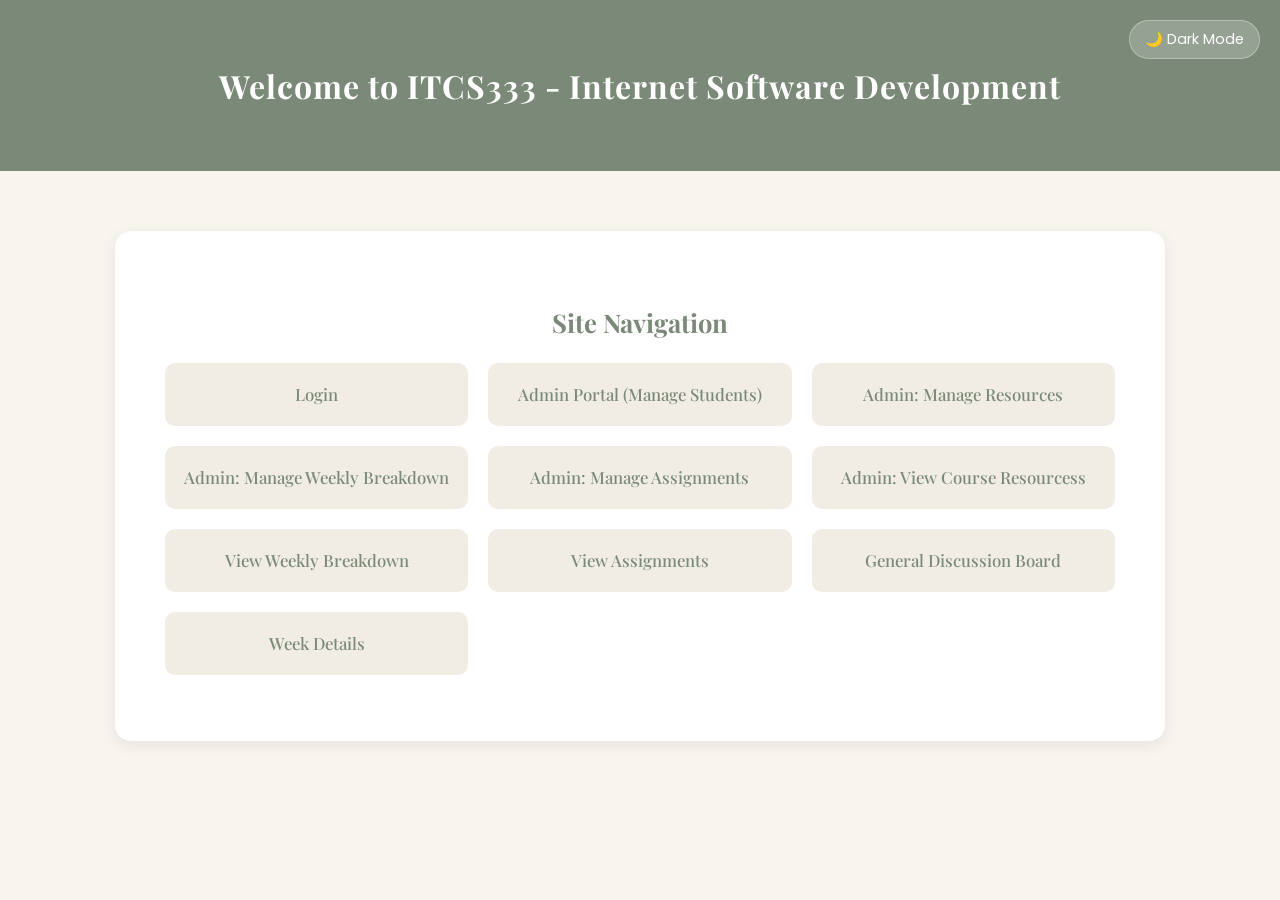
<file: index.html>
<!--
  Requirement: Create the Course Homepage

  Instructions:
  This page will serve as the main entry point to the course website.
  It should contain a simple navigation menu with links to all the key pages.
-->
<!DOCTYPE html>
<html lang="en">

<head>
     <!-- TODO: Add the 'meta' tag for character encoding (UTF-8). -->
     <meta charset="UTF-8">

     <!-- TODO: Add the responsive 'viewport' meta tag. -->
     <meta name="viewport" content="width=device-width, initial-scale=1.0">

     <!-- TODO: Add a title, e.g., "Web Dev Course Homepage". -->
     <title>Web Dev Course Homepage</title>

     <!-- TODO: Link to your CSS framework or stylesheet. -->
     <link rel="stylesheet" href="src/common/styles.css">

</head>

<body>

     <!-- TODO: Create a 'header' with a main heading ('h1') like "Welcome to the Web Development Course". -->
     <header>
          <h1>Welcome to ITCS333 - Internet Software Development</h1>
          <button id="darkModeToggle" class="dark-mode-btn">🌙 Dark Mode</button>
     </header>

     <!-- TODO: Create the 'main' content area. -->
     <main>

          <!-- TODO: Create a 'nav' element to hold the site navigation. -->
          <nav>

               <!-- TODO: Add a sub-heading ('h2') "Site Navigation". -->
               <h2>Site Navigation</h2>

               <!-- TODO: Create an unordered list ('ul') to hold the links. -->
               <ul>

                    <!-- Section: General -->
                    <!-- TODO: Add a list item ('li') with a link ('a') to the Login page.
                     - Text: "Login" -->
                    <li>
                         <a href="src/auth/login.html">Login</a>
                    </li>

                    <!-- Section: Admin Pages -->
                    <!-- TODO: Add a list item ('li') with a link ('a') to the Admin Portal.
                     - Text: "Admin Portal (Manage Students)" -->
                    <li>
                         <a href="src/admin/manage_users.html">Admin Portal (Manage Students)</a>
                    </li>

                    <!-- TODO: Add a list item ('li') with a link ('a') to the Admin Resources page.
                     - Text: "Admin: Manage Resources" -->
                    <li>
                         <a href="src/resources/admin.html">Admin: Manage Resources</a>
                    </li>

                    <!-- TODO: Add a list item ('li') with a link ('a') to the Admin Weekly Breakdown page.
                     - Text: "Admin: Manage Weekly Breakdown" -->
                    <li>
                         <a href="src/weekly/admin.html">Admin: Manage Weekly Breakdown</a>
                    </li>

                    <!-- TODO: Add a list item ('li') with a link ('a') to the Admin Assignments page.
                     - Text: "Admin: Manage Assignments" -->
                    <li>
                         <a href="src/assignments/admin.html">Admin: Manage Assignments</a>
                    </li>

                    <!-- Section: Student Pages -->
                    <!-- TODO: Add a list item ('li') with a link ('a') to the Student Resources page.
                     - Text: "View Course Resources" -->
                    <li>
                         <a href="src/resources/list.html">Admin: View Course Resourcess</a>
                    </li>

                    <!-- TODO: Add a list item ('li') with a link ('a') to the Student Weekly Breakdown page.
                     - Text: "View Weekly Breakdown" -->
                    <li>
                         <a href="src/weekly/list.html">View Weekly Breakdown</a>
                    </li>

                    <!-- TODO: Add a list item ('li') with a link ('a') to the Student Assignments page.
                     - Text: "View Assignments" -->
                    <li>
                         <a href="src/assignments/list.html">View Assignments</a>
                    </li>

                    <!-- TODO: Add a list item ('li') with a link ('a') to the Discussion Board.
                     - Text: "General Discussion Board" -->
                    <li>
                         <a href="src/discussion/baord.html">General Discussion Board</a>
                    </li>

                    <li>
                         <a href="src/weekly/details.html">Week Details</a>
                    </li>

                    <!-- End of the unordered list. -->
               </ul>

               <!-- End of the 'nav' element. -->
          </nav>

          <!-- End of 'main'. -->
     </main>

     <script src="src/common/dark-mode.js"></script>
     
</body>

</html>
</file>
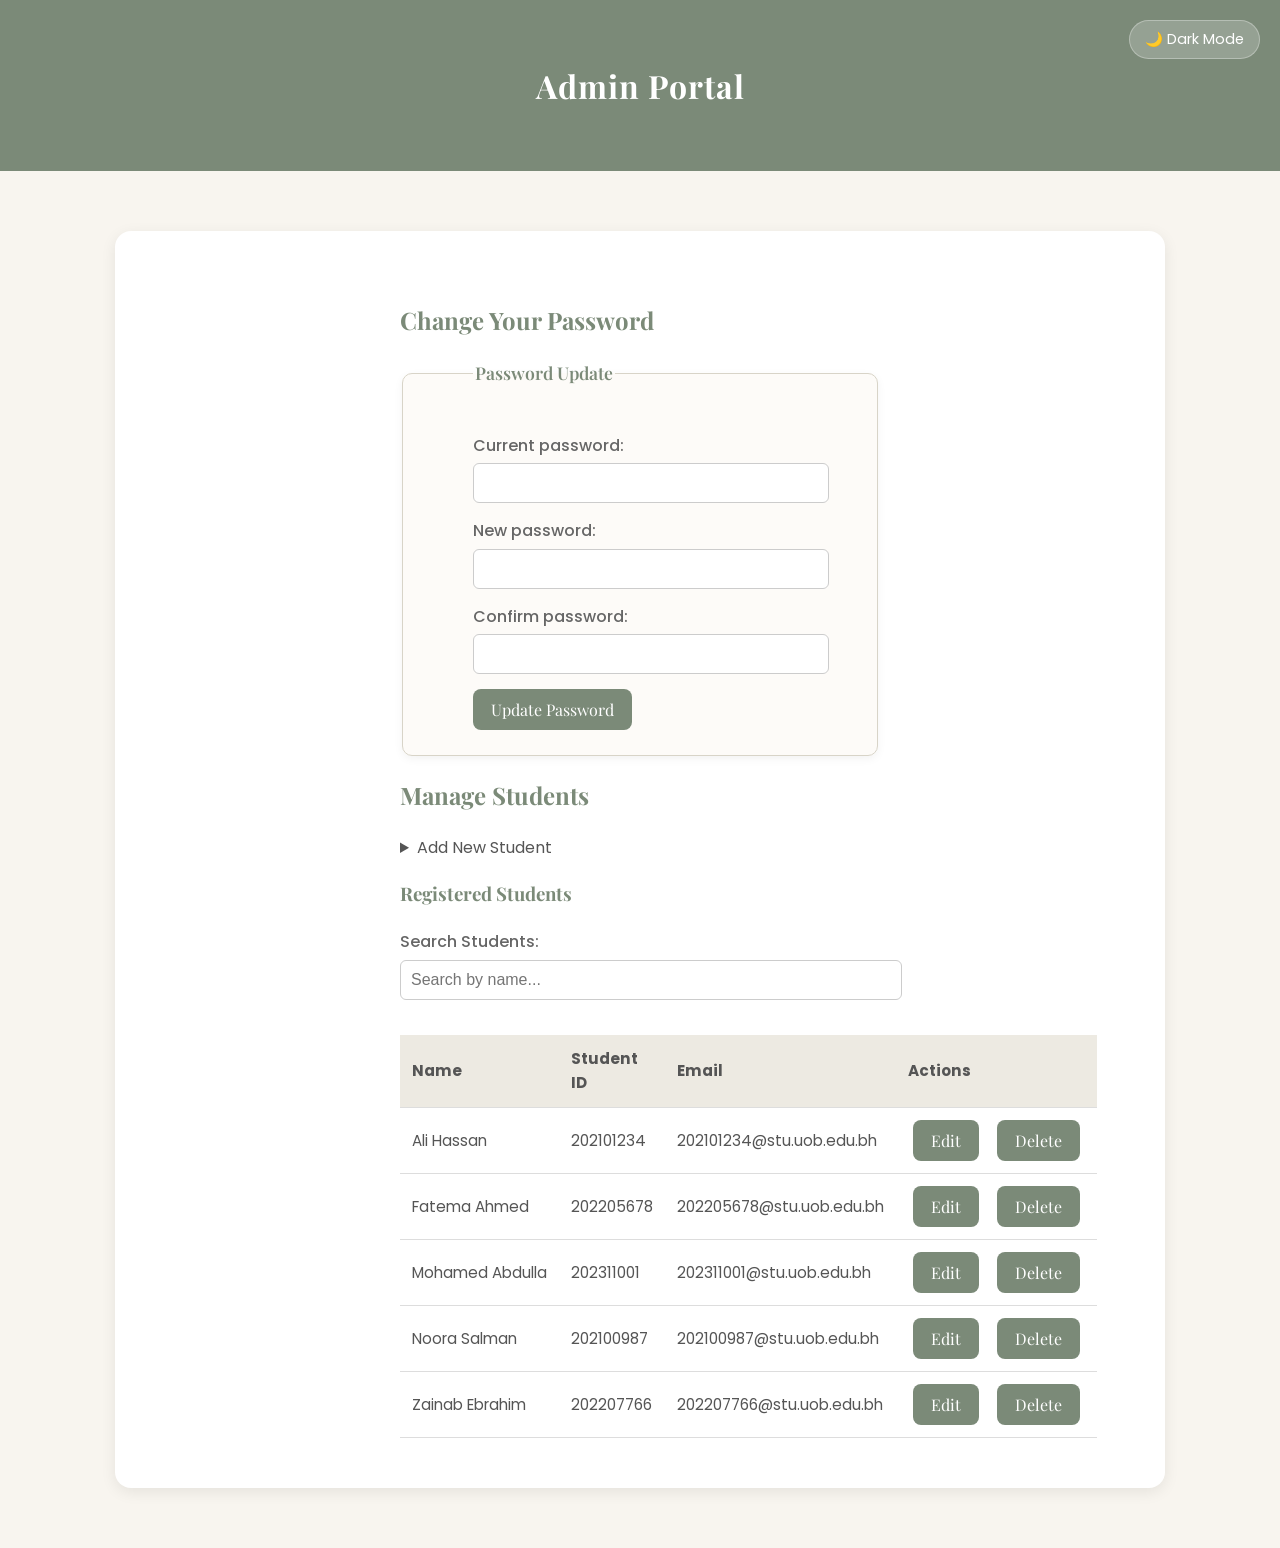
<file: src/admin/manage_users.html>
<!--
  Requirement: Create a Responsive Admin Portal

  Instructions:
  Fill in the HTML elements as described in the comments.
  Use the provided IDs for the elements that require them.
  Focus on creating a clear and semantic HTML structure.
-->
<!DOCTYPE html>
<html lang="en">

<head>
    <!-- TODO: Add the 'meta' tag for character encoding (UTF-8). -->
    <meta charset="UTF-8">

    <!-- TODO: Add the responsive 'viewport' meta tag. -->
    <meta name="viewport" content="width=device-width, initial-scale=1.0">

    <!-- TODO: Add a 'title' for the page, e.g., "Admin Portal". -->
    <title>Admin Portal</title>

    <!-- TODO: Link to a CSS file or a CSS framework. -->
    <link rel="stylesheet" href="../common/styles.css">

    <button id="darkModeToggle" class="dark-mode-btn">🌙 Dark Mode</button>

    <!--javaScript file-->
    <script src="./manage_users.js" defer></script>
</head>

<body>

    <!-- TODO: Create a 'header' element for the top of the page. -->
    <header>
        <!-- TODO: Inside the header, add a main heading (e.g., 'h1') with the text "Admin Portal". -->
        <h1>Admin Portal</h1>

        <!-- End of the header. -->
    </header>

    <!-- TODO: Create a 'main' element to hold the primary content of the portal. -->
    <main>

        <!-- Section 1: Password Management -->
        <!-- TODO: Create a 'section' for the password management functionality. -->
        <section>

            <!-- TODO: Add a sub-heading (e.g., 'h2') with the text "Change Your Password". -->
            <h2>Change Your Password</h2>

            <!-- TODO: Create a 'form' for changing the password. The 'action' can be '#'. -->
            <form id="password-form" action="#">

                <!-- TODO: Use a 'fieldset' to group the password-related fields. -->
                <fieldset>

                    <!-- TODO: Add a 'legend' for the fieldset, e.g., "Password Update". -->
                    <legend>Password Update</legend>

                    <!-- TODO: Add a 'label' for the current password input. 'for' should be "current-password". -->
                    <label for="current-password">Current password:</label>

                    <!-- TODO: Add an 'input' for the current password.
                         - type="password"
                         - id="current-password"
                         - required -->
                    <input type="password" id="current-password" required>

                    <!-- TODO: Add a 'label' for the new password input. 'for' should be "new-password". -->
                    <label for="new-password">New password:</label>

                    <!-- TODO: Add an 'input' for the new password.
                         - type="password"
                         - id="new-password"
                         - minlength="8"
                         - required -->
                    <input type="password" id="new-password" minlength="8" required>

                    <!-- TODO: Add a 'label' for the confirm password input. 'for' should be "confirm-password". -->
                    <label for="confirm-password">Confirm password:</label>

                    <!-- TODO: Add an 'input' to confirm the new password.
                         - type="password"
                         - id="confirm-password"
                         - required -->
                    <input type="password" id="confirm-password" required>

                    <!-- TODO: Add a 'button' to submit the form.
                         - type="submit"
                         - id="change"
                         - Text: "Update Password" -->
                    <button type="submit" id="change">Update Password</button>

                    <!-- End of the fieldset. -->
                </fieldset>

                <!-- End of the password form. -->
            </form>

            <!-- End of the password management section. -->
        </section>

        <!-- Section 2: Student Management -->
        <!-- TODO: Create another 'section' for the student management functionality. -->
        <section>

            <!-- TODO: Add a sub-heading (e.g., 'h2') with the text "Manage Students". -->
            <h2>Manage Students</h2>

            <!-- Subsection 2.1: Add New Student Form -->
            <!-- TODO: Create a 'details' element so the "Add Student" form can be collapsed. -->
            <details>

                <!-- TODO: Add a 'summary' element inside 'details' with the text "Add New Student". -->
                <summary>Add New Student</summary>

                <!-- TODO: Create a 'form' for adding a new student. 'action' can be '#'. -->
                <form id="add-student-form" action="#">

                    <!-- TODO: Use a 'fieldset' to group the new student fields. -->
                    <fieldset>

                        <!-- TODO: Add a 'legend' for the fieldset, e.g., "New Student Information". -->
                        <legend>New Student Information</legend>

                        <!-- TODO: Add a 'label' and 'input' for the student's full name.
                             - label 'for': "student-name"
                             - input 'id': "student-name"
                             - input 'type': "text"
                             - input: required -->
                        <label for="student-name">Full Name:</label>
                        <input id="student-name" type="text" required>

                        <!-- TODO: Add a 'label' and 'input' for the student's ID.
                             - label 'for': "student-id"
                             - input 'id': "student-id"
                             - input 'type': "text"
                             - input: required -->
                        <label for="student-id">Student ID:</label>
                        <input id="student-id" type="text" required>

                        <!-- TODO: Add a 'label' and 'input' for the student's email.
                             - label 'for': "student-email"
                             - input 'id': "student-email"
                             - input 'type': "email"
                             - input: required -->
                        <label for="student-email">Email:</label>
                        <input id="student-email" type="email" required>

                        <!-- TODO: Add a 'label' and 'input' for the default password.
                             - label 'for': "default-password"
                             - input 'id': "default-password"
                             - input 'type': "text"
                             - You can pre-fill this with a value like "password123" or leave it blank. -->
                        <label for="default-password">Password:</label>
                        <input id="default-password" type="password" value="">

                        <!-- TODO: Add a 'button' to submit the form.
                             - type="submit"
                             - id="add"
                             - Text: "Add Student" -->
                        <button type="submit" id="add">Add Student</button>

                        <!-- End of the fieldset. -->
                    </fieldset>

                    <!-- End of the add student form. -->
                </form>
                <!-- End of the 'details' element. -->
            </details>


            <!-- Subsection 2.2: Student List -->
            <!-- TODO: Add a sub-heading (e.g., 'h3') for the list of students, "Registered Students". -->
            <h3>Registered Students</h3>

            <label for="search-input">Search Students:</label>
            <input type="text" id="search-input" placeholder="Search by name...">
            <!-- TODO: Create a 'table' to display the list of students. Give it an id="student-table". -->
            <table id="student-table">

                <!-- TODO: Create a 'thead' for the table headers. -->
                <thead>

                    <!-- TODO: Create a 'tr' (table row) inside the 'thead'. -->
                    <tr>

                        <!-- TODO: Create 'th' (table header) cells for "Name", "Student ID", "Email", and "Actions". -->
                        <th>Name</th>
                        <th>Student ID</th>
                        <th>Email</th>
                        <th>Actions</th>
                        <!-- End of the row. -->
                    </tr>

                    <!-- End of 'thead'. -->
                </thead>

                <!-- TODO: Create a 'tbody' for the table body, where student data will go. -->
                <tbody>

                    <!-- TODO: For now, add 2-3 rows of dummy data so you can see how the table is structured. -->
                    <!-- Example Student Row: -->
                    <!-- TODO: Create a 'tr' for a student record. -->
                    <tr>
                        <!-- TODO: Create 'td' (table data) cells for a student's name (e.g., "John Doe"), ID (e.g., "12345"), and email (e.g., "john.doe@example.com"). -->
                        <td>John Doe</td>
                        <td>2023001</td>
                        <td>john@student.edu</td>

                        <!-- TODO: Create a final 'td' for action buttons. -->
                        <td>
                            <!-- TODO: Add an "Edit" button. -->
                            <button class="edit-btn" data-id="2023001">Edit</button>

                            <!-- TODO: Add a "Delete" button. -->
                            <button class="delete-btn" data-id="2023001">Delete</button>

                            <!-- End of the actions 'td'. -->
                        </td>

                        <!-- End of the student row. -->
                    </tr>

                    <!-- TODO: Add another 'tr' for a second student as another example. -->
                    <tr>
                        <td>Jane Smith</td>
                        <td>2023002</td>
                        <td>jane@student.edu</td>
                        <td>
                            <button class="edit-btn" data-id="2023002">Edit</button>
                            <button class="delete-btn" data-id="2023002">Delete</button>
                        </td>
                    </tr>
                    <!-- End of 'tbody'. -->
                    <!-- End of the table. -->
            </table>

            <!-- End of the student management section. -->
        </section>

        <!-- End of the main content area. -->
    </main>

    <script src="../common/dark-mode.js"></script>
</body>

</html>
</file>
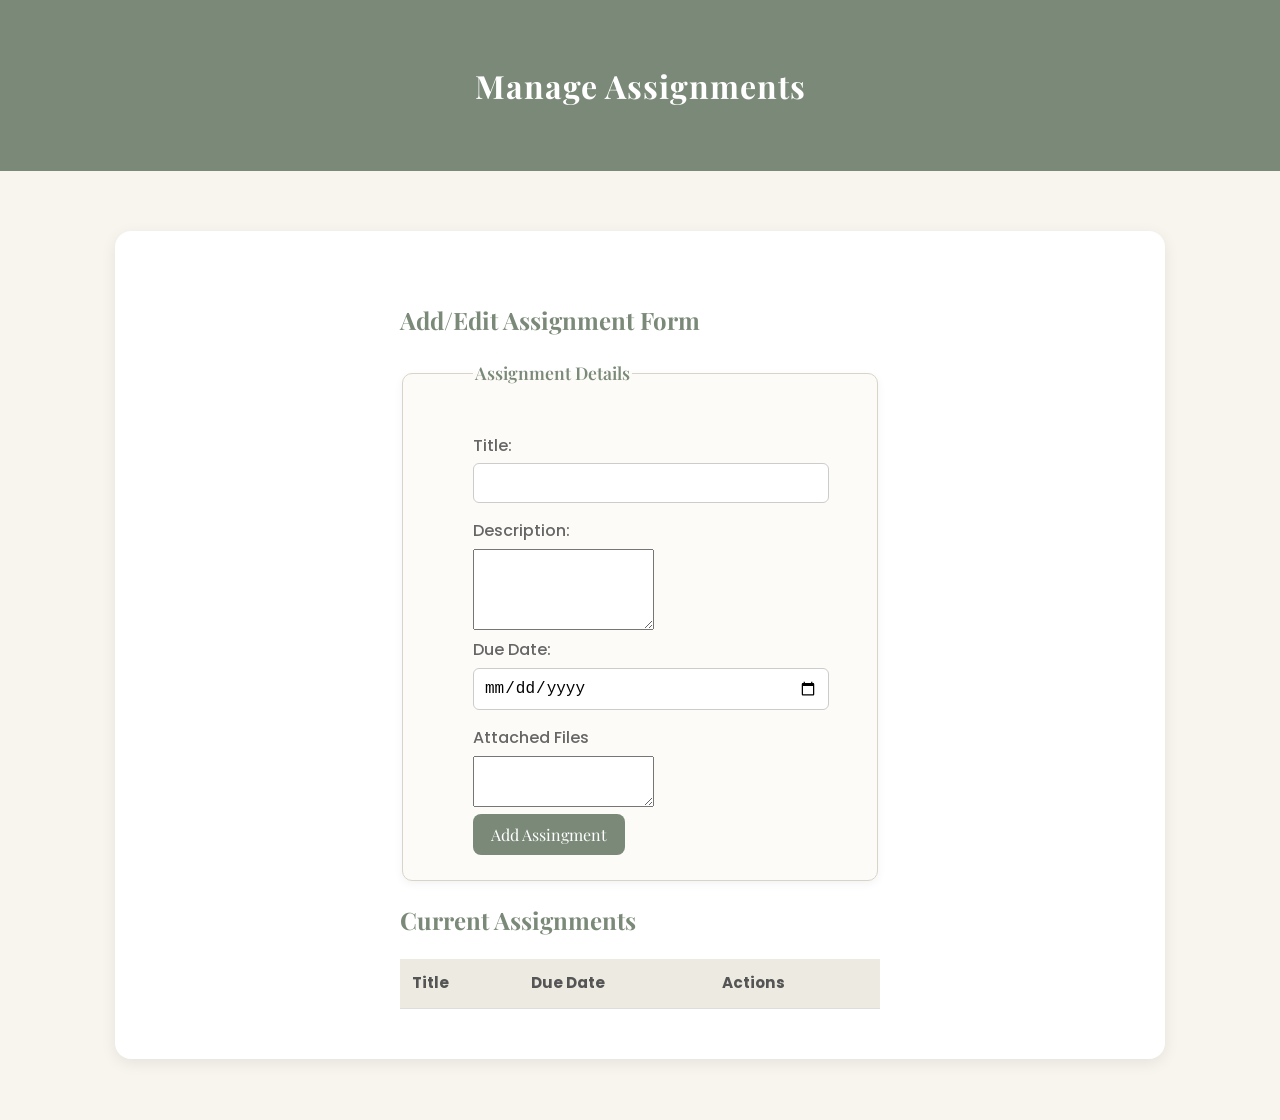
<file: src/assignments/admin.html>
<!--
  Requirement: Create the Admin View for Assignments

  Instructions:
  Fill in the HTML elements as described in the comments.
  This page allows the teacher (admin) to perform full CRUD operations on course assignments.
-->
<!DOCTYPE html>
<html lang="en">

<head>
    <!-- TODO: Add the 'meta' tag for character encoding (UTF-8). -->
    <meta charset="UTF-8">
    <!-- TODO: Add the responsive 'viewport' meta tag. -->
    <meta name="viewport" content="width=device-width, initial-scale=1.0">
    <!-- TODO: Add a title, e.g., "Manage Assignments". -->
    <title> Admin Assignments</title>
    <!-- TODO: Link to your CSS framework or stylesheet. -->
    <link rel="stylesheet" href="../common/styles.css">
    <script src="admin.js" defer></script>

</head>

<body>

    <!-- TODO: Create a 'header' with a main heading ('h1') "Manage Assignments". -->
    <header>
        <h1> Manage Assignments </h1>
    </header>

    <!-- TODO: Create the 'main' content area. -->
    <main>
        <!-- Section 1: Add/Edit Assignment Form -->
        <section>
            <!-- TODO: Add a sub-heading ('h2') "Add a New Assignment". -->
            <h2> Add/Edit Assignment Form </h2>
            <!-- TODO: Create a 'section' for the form. -->
            <!-- TODO: Create a 'form' with an id "assignment-form". Action can be '#'. -->
            <form id="assignment-form" action="#">
                <!-- TODO: Use a 'fieldset' to group the form controls. -->
                <fieldset>
                    <!-- TODO: Add a 'legend', e.g., "Assignment Details". -->
                    <legend>Assignment Details</legend>
                    <!-- TODO: Add a 'label' and 'input' for the assignment title.
                    
                         - label 'for': "assignment-title"
                         - input 'id': "assignment-title", type="text", required -->
                    <label for="assignment-title">Title:</label>
                    <input type="text" id="assignment-title" required>

                    <!-- TODO: Add a 'label' and 'textarea' for the description.
                         - label 'for': "assignment-description"
                         - textarea 'id': "assignment-description", rows="5", required -->
                    <label for="assignment-description">Description:</label>
                    <textarea id="assignment-description" rows="5" required></textarea>

                    <!-- TODO: Add a 'label' and 'input' for the due date.
                         - label 'for': "assignment-due-date"
                         - input 'id': "assignment-due-date", type="date", required -->
                    <label for="assignment-due-date">Due Date:</label>
                    <input type="date" id="assignment-due-date" required>

                    <!-- TODO: Add a 'label' and 'textarea' for attached files or links (one per line).
                         - label 'for': "assignment-files"
                         - textarea 'id': "assignment-files", rows="3" -->
                    <label for="assignment-files">Attached Files</label>
                    <textarea id="assignment-files" rows="3"></textarea>

                    <!-- TODO: Add a 'button' to submit the form.
                         - id="add-assignment", type="submit", Text: "Add Assignment" -->
                    <button type="submit" id="add-assignment">Add Assingment</button>
                    <!-- End of fieldset. -->
                </fieldset>
                <!-- End of form. -->
            </form>
            <!-- End of form section. -->
        </section>



        <!-- Section 2: Existing Assignments List -->
        <!-- TODO: Create a 'section' to display the list of current assignments. -->
        <section>
            <!-- TODO: Add a sub-heading ('h2') "Current Assignments". -->
            <h2>Current Assignments</h2>
            <!-- TODO: Create a 'table' with id "assignments-table". -->
            <table id="assignments-table">
                <!-- TODO: Create a 'thead' and a 'tr' inside it. -->
                <thead>
                    <tr>
                        <!-- TODO: Add 'th' elements for "Title", "Due Date", and "Actions". -->
                        <th>
                            Title
                        </th>
                        <th>
                            Due Date
                        </th>
                        <th>
                            Actions
                        </th>
                    </tr>
                </thead>
                <!-- TODO: Create a 'tbody' for the data. -->
                <tbody id="assignments-tbody">
                    <!-- TODO: Add 1-2 rows of dummy data to see the structure. -->
                    
                    <!-- Example Row 1: -->
                    <!-- TODO: Create a 'tr' for the first assignment. -->
                    <!-- TODO: Add 'td' cells for a title (e.g., "HTML Basics") and a due date. -->
                    <!-- End of tbody. -->
                </tbody>

                <!-- End of table. -->
            </table>
            <!-- End of list section. -->


        </section>
        <!-- End of main. -->
    </main>
</body>

</html>
</file>
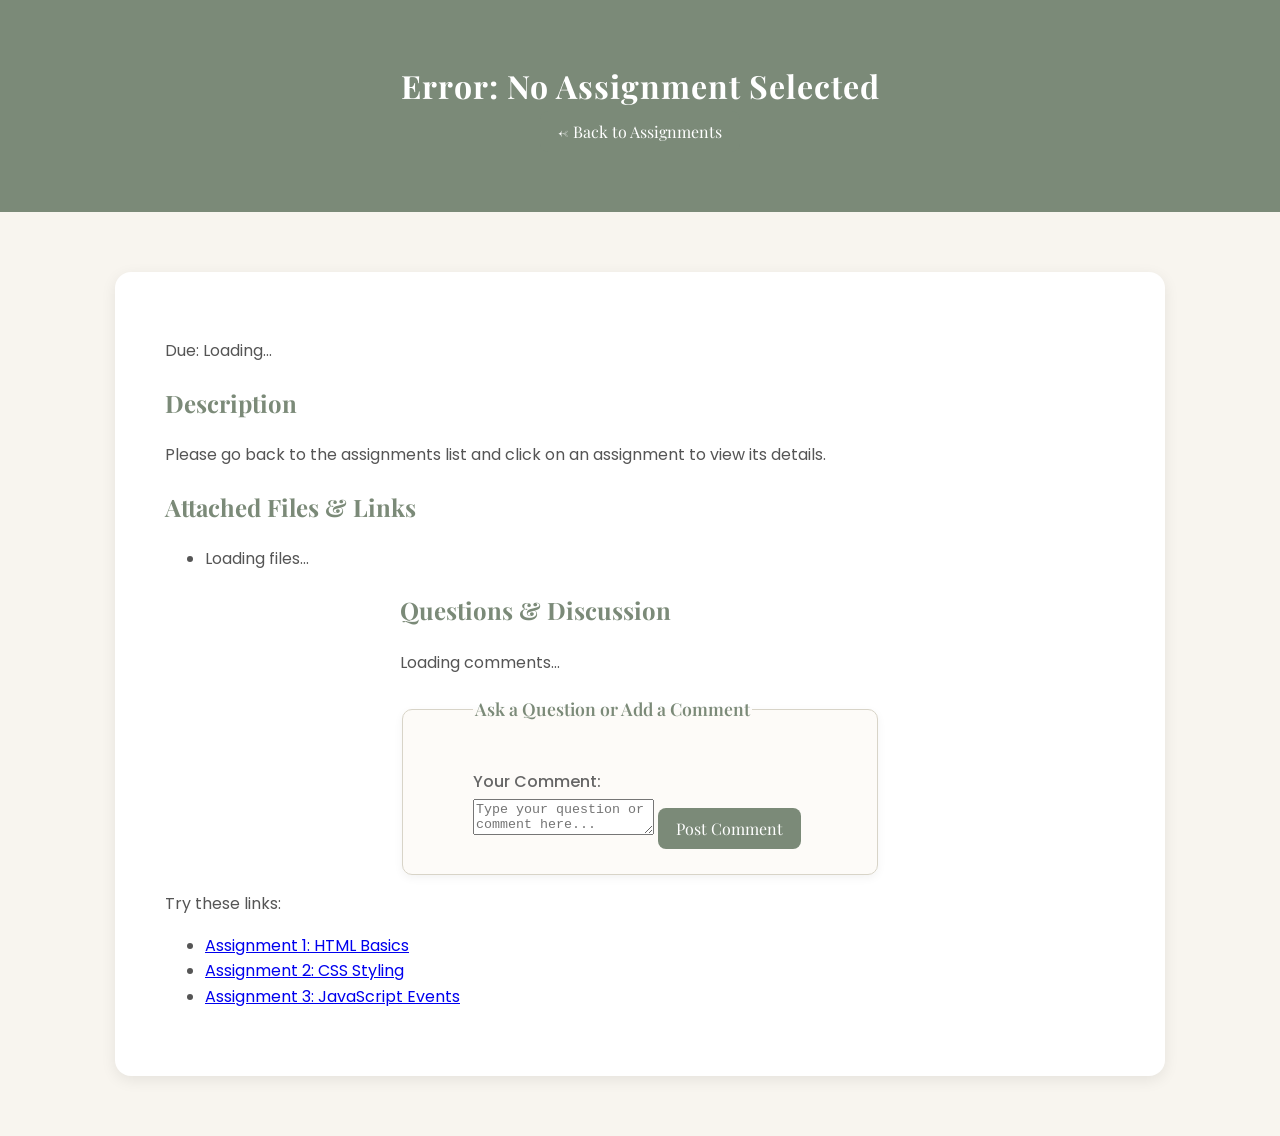
<file: src/assignments/details.html>
<!DOCTYPE html>
<html lang="en">
<head>
    <meta charset="UTF-8">
    <meta name="viewport" content="width=device-width, initial-scale=1.0">
    <title>Assignment Details</title>
    <link rel="stylesheet" href="../common/styles.css">
    <script src="details.js" defer></script>
</head>
<body>
    <header>
        
        <h1 id="assignment-title">Assignment Details</h1>
        <button id="back-button" onclick="window.history.back()">← Back to Assignments</button>
    </header>
    
    <main>
        
        <article>
            
            <p id="assignment-due-date">Due: Loading...</p>
            
            <h2>Description</h2>
            
            <p id="assignment-description">Loading assignment details...</p>
            
            <h2>Attached Files & Links</h2>
            
            <ul id="assignment-files-list">
                <li>Loading files...</li>
            </ul>
        </article>
        
        
        <section id="discussion-forum">
            <h2>Questions & Discussion</h2>
            
            
            <div id="comment-list">
                <p>Loading comments...</p>
            </div>
            
            
            <form action="#" id="comment-form">
                <fieldset>
                    <legend>Ask a Question or Add a Comment</legend>
                    <label for="new-comment-text">Your Comment:</label>
                    <textarea id="new-comment-text" placeholder="Type your question or comment here..." required></textarea>
                    <button type="submit">Post Comment</button>
                </fieldset>
            </form>
        </section>
    </main>
</body>
</html>
</file>
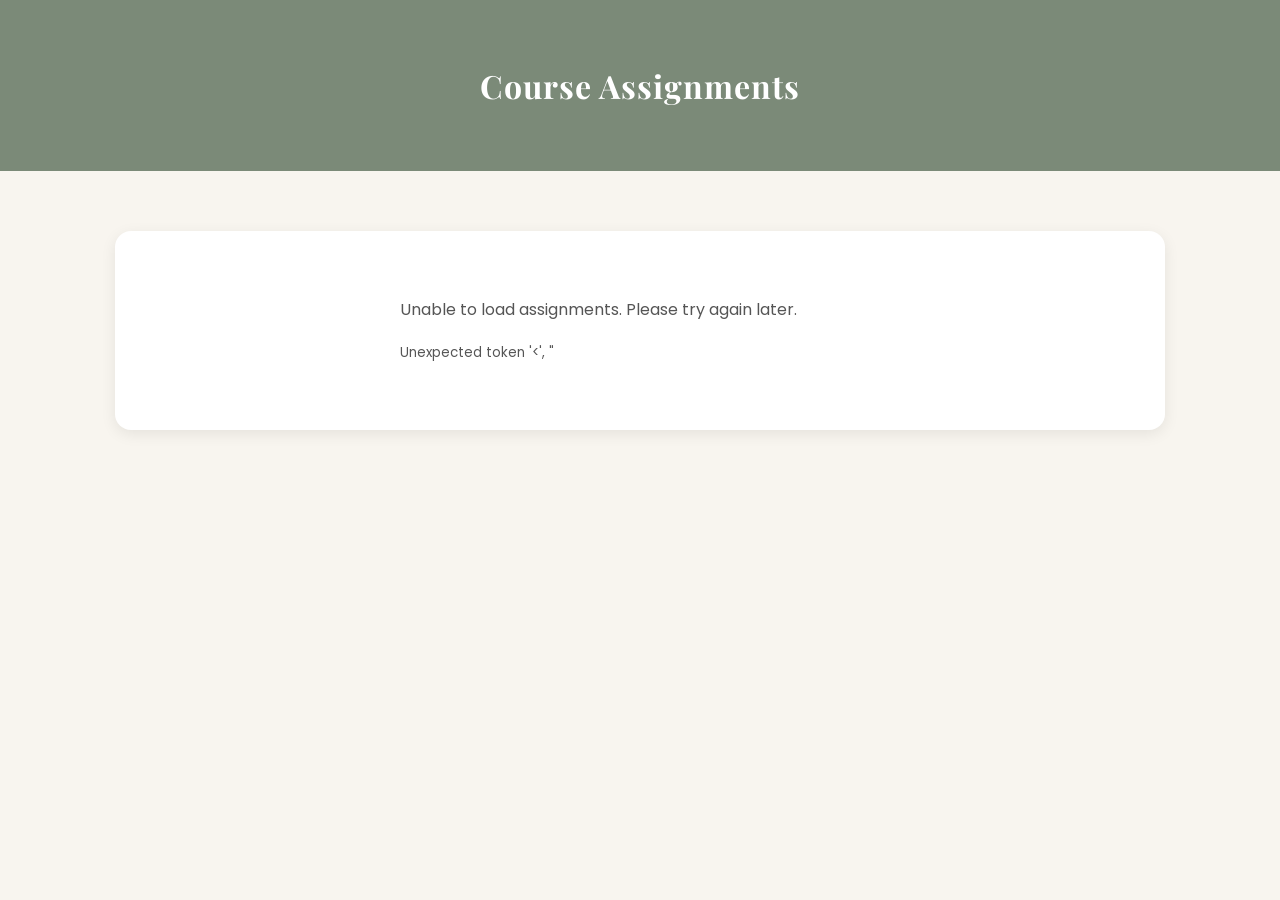
<file: src/assignments/list.html>
<!--
  Requirement: Create the Student View for Assignments

  Instructions:
  This page is a read-only view for students to see all course assignments.
  Each assignment should link to its dedicated detail page.
-->
<!DOCTYPE html>
<html lang="en">
<head>
    <meta charset="UTF-8">
    <meta name="viewport" content="width=device-width, initial-scale=1.0">
    <title>Course Assignments</title>
    <link rel="stylesheet" href="../common/styles.css">
    <script src="list.js" defer></script>
</head>
<body>
    <header>
        <h1>Course Assignments</h1>
    </header>
    
    <main>
       
        <section id="assignment-list-section">
            
            <p class="loading">Loading assignments...</p>
        </section>
    </main>
</body>
</html>
</file>
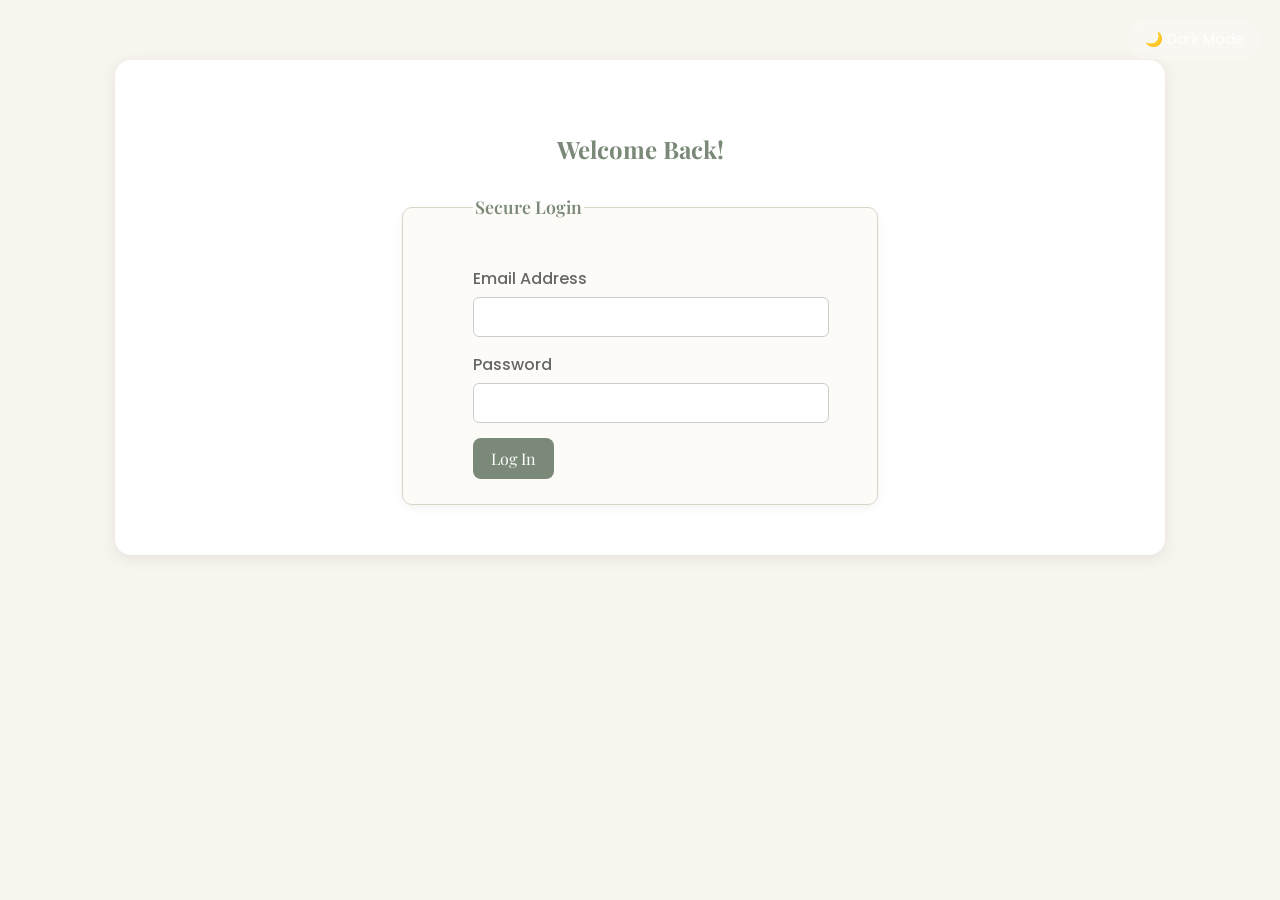
<file: src/auth/login.html>
<!--
  Requirement: Create a Responsive Login Page

  Instructions:
  Fill in the HTML elements as described in the comments.
  Use the provided IDs for the elements that require them.
  You are encouraged to use a CSS framework for styling, as hinted in the comments,
  but you can also use your own stylesheet.
-->
<!DOCTYPE html>
<html lang="en">

<head>
    <!-- TODO: Add the 'meta' tag to specify the character encoding for the document to be UTF-8. -->
    <meta charset="UTF-8">

    <!-- TODO: Add the 'meta' tag that makes the page responsive.
         The 'name' should be 'viewport' and the 'content' should set the 'width' to 'device-width'
         and the 'initial-scale' to '1.0'. -->
    <meta name="viewport" content="width=device-width, initial-scale=1.0">

    <!-- TODO: Add a 'title' for the page. It should be "Login". -->
    <title>Login</title>

    <!-- TODO: Link to a CSS file or a CSS framework like PicoCSS or Bootstrap to style the page. You can use a CDN link. -->
    <link rel="stylesheet" href="../common/styles.css">

    <!--javaScript file-->
    <script src="../auth/login.js" defer></script>
</head>

<body>

    <button type="button" id="darkModeToggle" class="dark-mode-btn">🌙 Dark Mode</button>

    <!-- TODO: Add any styling to the 'body' tag to center the login form on the page. -->

    <!-- This will be the main content area of the page. -->
    <!-- TODO: Use the 'main' element to contain the login form, as it represents the primary content of the document. -->
    <main>

        <!-- This 'section' groups the related content of the login form. -->
        <!-- TODO: Create a 'section' element to act as the login card. -->
        <section>

            <!-- The heading of the login form -->
            <!-- TODO: Add a heading element (e.g., 'h1' or 'h2') for the form's title. The text should be "Welcome Back!". -->
            <h1>Welcome Back!</h1>

            <!-- The form element will wrap all the inputs. -->
            <!-- TODO: Create a 'form' element. The 'action' can be '#' for now. -->
            <form id="login-form" action="#">

                <!-- TODO: Use a 'fieldset' to group all the related controls for the login form. -->
                <fieldset>

                    <!-- TODO: Add a 'legend' to caption the fieldset. e.g., "Secure Login". This improves accessibility. -->
                    <legend>Secure Login</legend>

                    <!-- TODO: Add a 'label' for the email input field.
                         The 'for' attribute should be "email".
                         The text should be "Email Address". -->
                    <label for="email">Email Address</label>

                    <!-- TODO: Add an 'input' field for the email.
                         - The type should be "email".
                         - The id must be "email".
                         - It should be a required field. -->
                    <input type="email" id="email" required>

                    <!-- TODO: Add a 'label' for the password input field.
                         The 'for' attribute should be "password".
                         The text should be "Password". -->
                    <label for="password">Password</label>

                    <!-- TODO: Add an 'input' field for the password.
                         - The type should be "password".
                         - The id must be "password".
                         - It should be a required field.
                         - For validation, add a 'minlength' attribute (e.g., minlength="8"). -->
                    <input type="password" id="password" minlength="8" required>
                    <div id="message-container"></div>
                    <!-- This is the form submission button. -->
                    <!-- TODO: Add a 'button' to submit the form, inside the fieldset.
                         - The type should be "submit".
                         - The id must be "login".
                         - The text should be "Log In". -->
                    <button type="submit" id="login">Log In</button>

                    <!-- End of the fieldset. -->
                </fieldset>

                <!-- End of the form element. -->
            </form>

            <!-- End of the login section. -->
        </section>

        <!-- End of the main content area. -->
    </main>

    <script src="../common/dark-mode.js"></script>

</body>

</html>
</file>
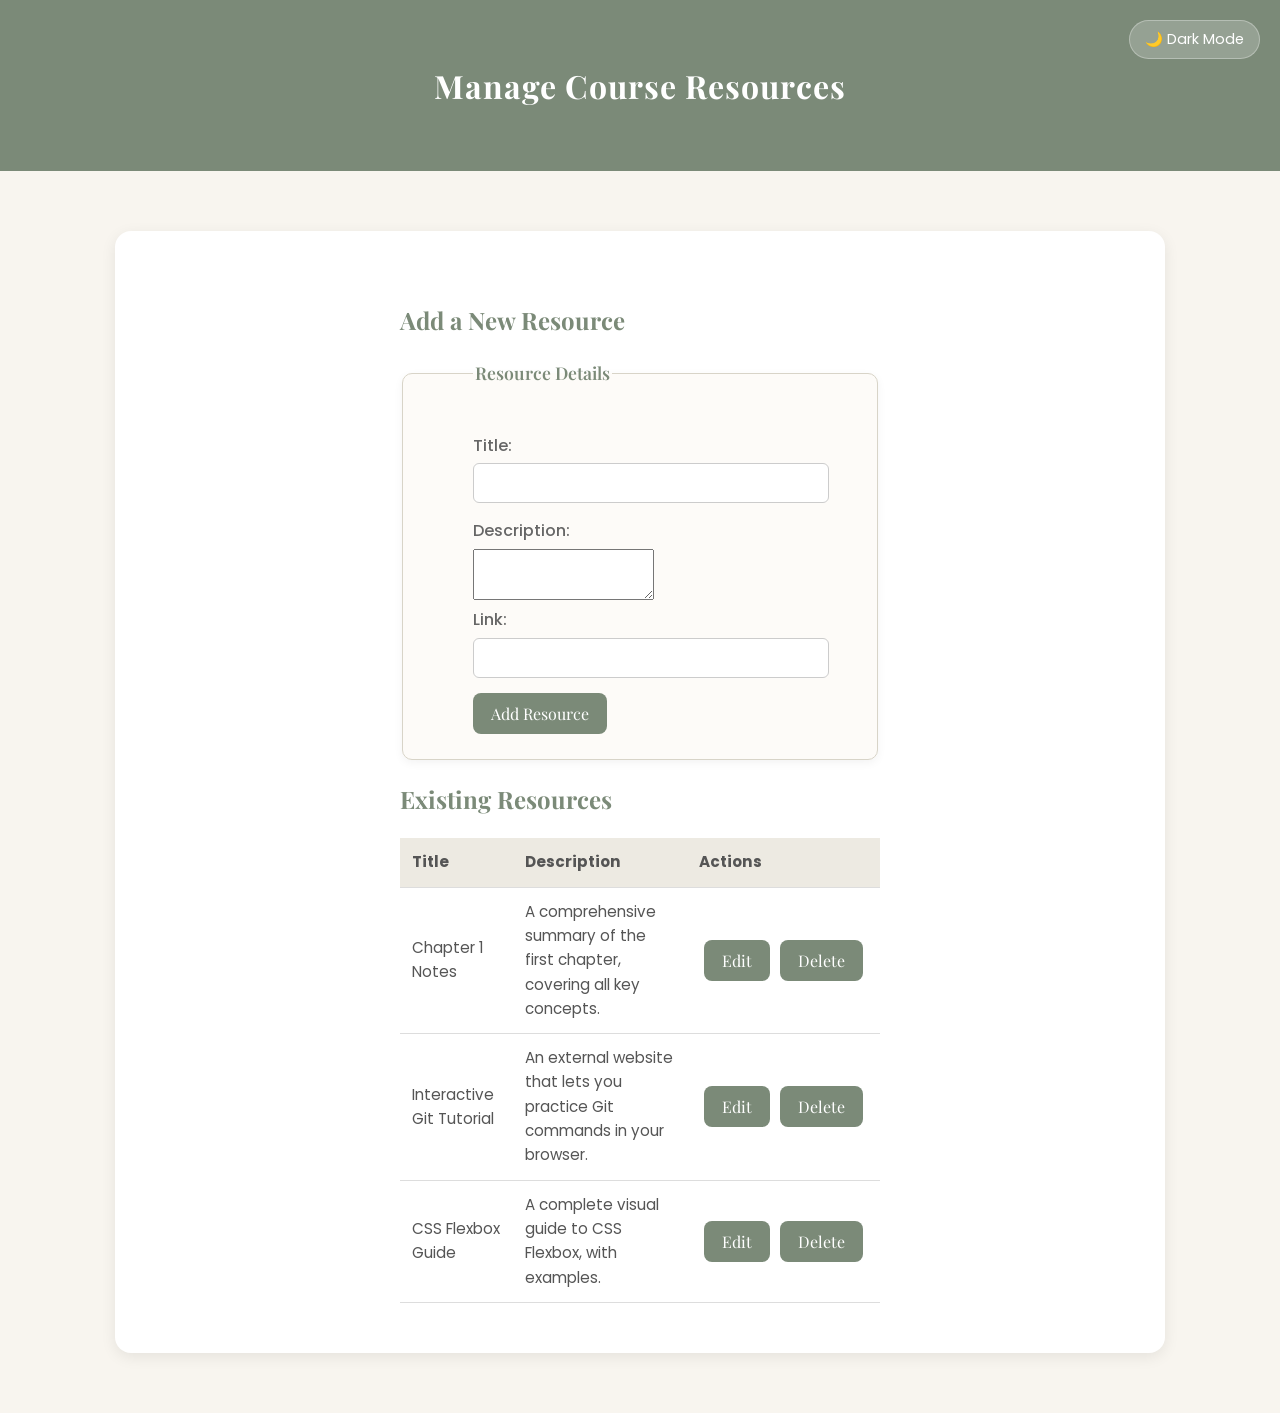
<file: src/resources/admin.html>
<!--
  Requirement: Create the Admin View for Course Resources

  Instructions:
  Fill in the HTML elements as described in the comments.
  This page allows the teacher (admin) to perform full CRUD operations on course resources.
-->
<!DOCTYPE html>
<html lang="en">

<head>
    <!-- TODO: Add the 'meta' tag for character encoding (UTF-8). -->
    <meta charset="UTF-8">
    <!-- TODO: Add the responsive 'viewport' meta tag.
         The 'name' should be 'viewport' and the 'content' should set the 'width' to 'device-width'
         and the 'initial-scale' to '1.0'. -->
    <meta name="viewport" content="width=device-width, initial-scale=1.0">
    <!-- TODO: Add a title, e.g., "Manage Resources". -->
    <title>Manage Resources</title>
    <!-- TODO: Link to your CSS framework or stylesheet. -->
    <link rel="stylesheet" href="../common/styles.css">

    <button id="darkModeToggle" class="dark-mode-btn">🌙 Dark Mode</button>
</head>

<body>

    <!-- TODO: Create a 'header' with a main heading ('h1') "Manage Course Resources". -->
    <header>
        <h1>Manage Course Resources</h1>
    </header>
    <!-- TODO: Create the 'main' content area. -->
    <main>
        <!-- Section 1: Add/Edit Resource Form -->
        <!-- TODO: Create a 'section' for the form. -->
        <section>
            <!-- TODO: Add a sub-heading ('h2') "Add a New Resource". -->
            <h2>Add a New Resource</h2>
            <!-- TODO: Create a 'form' with an id "resource-form". Action can be '#'. -->
            <form id="resource-form" action="#">
                <!-- TODO: Use a 'fieldset' to group the form controls. -->
                <fieldset>
                    <!-- TODO: Add a 'legend', e.g., "Resource Details". -->
                    <legend>Resource Details</legend>

                    <!-- TODO: Add a 'label' and 'input' for the resource title.
                         - label 'for': "resource-title"
                         - input 'id': "resource-title", type="text", required -->
                    <label for="resource-title">Title:</label>
                    <input id="resource-title" type="text" required>

                    <!-- TODO: Add a 'label' and 'textarea' for the resource description.
                         - label 'for': "resource-description"
                         - textarea 'id': "resource-description" -->
                    <label for="resource-description">Description:</label>
                    <textarea id="resource-description" rows="3"></textarea>

                    <!-- TODO: Add a 'label' and 'input' for the resource link.
                         - label 'for': "resource-link"
                         - input 'id': "resource-link", type="url", required -->
                    <label for="resource-link">Link:</label>
                    <input id="resource-link" type="url" required>

                    <!-- TODO: Add a 'button' to submit the form.
                         - id="add-resource", type="submit", Text: "Add Resource" -->
                    <button id="add-resource" type="submit">Add Resource</button>
                    <!-- End of fieldset. -->
                </fieldset>
                <!-- End of form. -->
            </form>
            <!-- End of form section. -->
        </section>

        <!-- Section 2: Existing Resources List -->
        <!-- TODO: Create a 'section' to display the list of current resources. -->
        <section id="resources-section">
            <!-- TODO: Add a sub-heading ('h2') "Existing Resources". -->
            <h2>Existing Resources</h2>
            <!-- TODO: Create a 'table' with id "resources-table". -->
            <table id="resources-table">
                <!-- TODO: Create a 'thead' and a 'tr' inside it. -->
                <!-- TODO: Add 'th' elements for "Title", "Description", and "Actions". -->
                <thead>
                    <tr>
                        <th>Title</th>
                        <th>Description</th>
                        <th>Actions</th>
                    </tr>
                </thead>
                <!-- TODO: Create a 'tbody' for the data. -->
                <tbody id="resources-tbody">
                    <!-- TODO: Add 2-3 rows of dummy data to see the structure. -->
                    <!-- Example Row 1: -->
                    <!-- TODO: Create a 'tr' for the first resource. -->
                    <!-- TODO: Add 'td' cells for a title (e.g., "Chapter 1 Notes") and a description. -->
                    <tr>
                        <!-- TODO: Add a 'td' containing the action buttons. -->
                        <!-- TODO: Add an "Edit" button. -->
                        <!-- TODO: Add a "Delete" button. -->
                        <!-- End of actions 'td'. -->
                        <!-- End of the row. -->
                        <td>Chapter 1 Notes</td>
                        <td> Introduction to HTML</td> <!--description -->
                        <td>
                            <button>Edit</button>
                            <button>Delete</button>
                        </td>
                    </tr>
                    <!-- Example Row 2: -->
                    <!-- TODO: Create another 'tr' for a second resource (e.g., a web link). -->
                    <!-- TODO: Add 'td' cells for the title and description. -->
                    <!-- TODO: Add a 'td' with "Edit" and "Delete" buttons. -->
                    <!-- End of the row. -->
                    <tr>
                        <td>Chapter 2 Notes </td>
                        <td> Basic CSS Styling </td>
                        <td>
                            <button>Edit</button>
                            <button>Delete</button>
                        </td>
                    </tr>
                    <!-- End of tbody. -->
                </tbody>
                <!-- End of table. -->
            </table>
            <!-- End of resources list section. -->
        </section>
        <!-- End of main. -->
    </main>
    <script src="../common/dark-mode.js"></script>

</body>
<script src="admin.js" ></script>
</html>
</file>
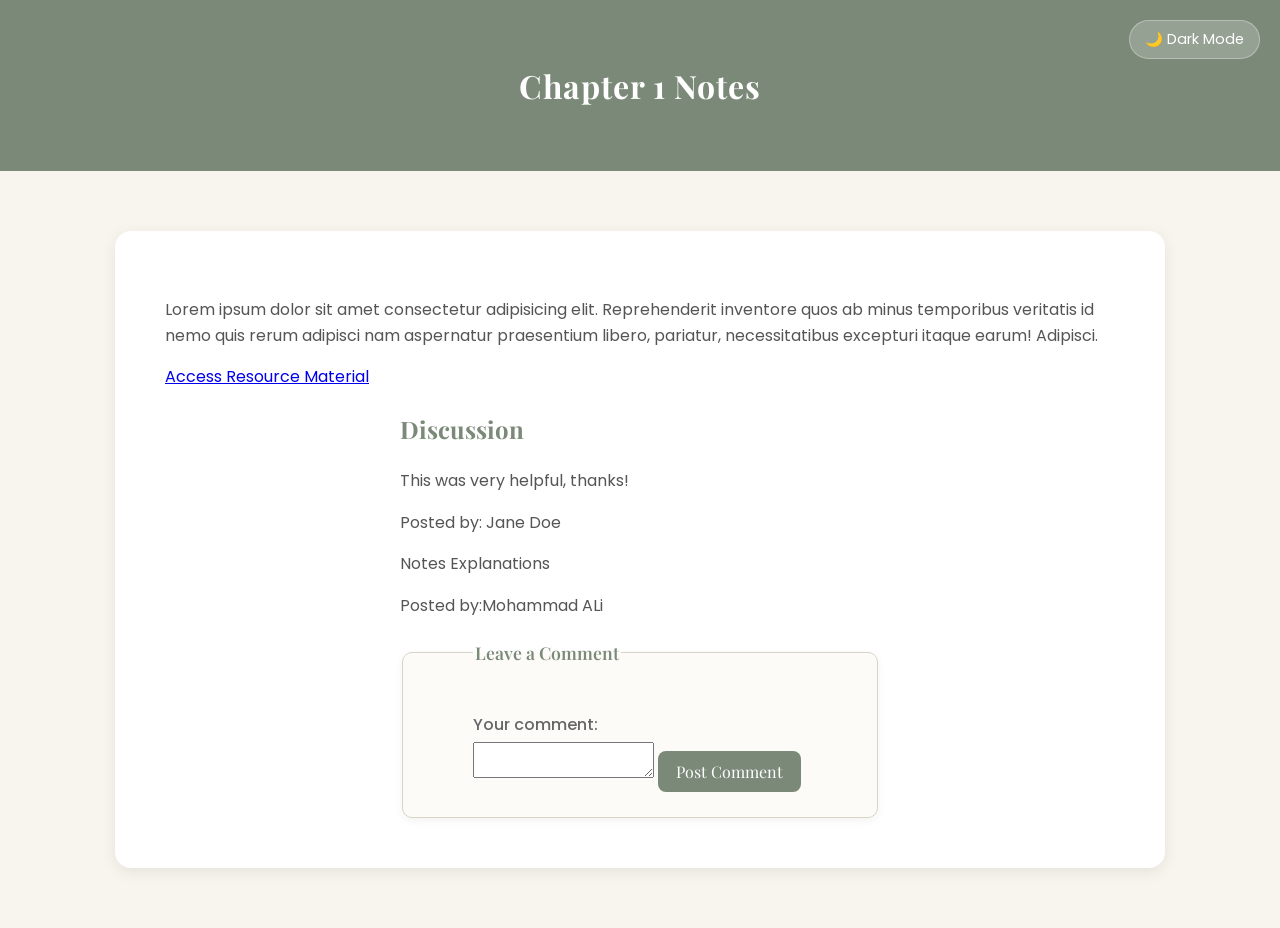
<file: src/resources/details.html>
<!--
  Requirement: Create the Dedicated Page for a Single Resource

  Instructions:
  This page displays the details for one resource and allows for discussion.
-->
<!DOCTYPE html>
<html lang="en">

<head>
    <!-- TODO: Add meta tags for charset and viewport. -->
    <meta charset="UTF-8">
    <meta name="viewport" content="device-width, initial-scale=1.0">
    <!-- TODO: Add a title. You can make it dynamic later, but for now, use "Resource Details". -->
    <title>Resource Details</title>
    <!-- TODO: Link to your CSS framework or stylesheet. -->
    <link rel="stylesheet" href="../common/styles.css">

    <button id="darkModeToggle" class="dark-mode-btn">🌙 Dark Mode</button>
</head>

<body>
    <!-- TODO: Create a 'header' with a main heading ('h1'). You can use a dummy title like "Chapter 1 Notes". -->

    <header>
        <h1>Chapter 1 Notes</h1>
    </header>
    <!-- TODO: Create the 'main' content area. -->
    <main>
        <!-- Section 1: Resource Information -->
        <!-- TODO: Use an 'article' to display the main resource information. -->
        <article>
            <!-- TODO: Add a paragraph ('p') for the resource description (use dummy text). -->
            <p>Lorem ipsum dolor sit amet consectetur adipisicing elit. Reprehenderit inventore quos ab minus temporibus
                veritatis id nemo quis rerum adipisci nam aspernatur praesentium libero, pariatur, necessitatibus
                excepturi itaque earum! Adipisci.</p>
            <!-- TODO: Add an anchor tag ('a') that links to the actual resource URL (use a dummy link like "https://example.com").
                 - Text should be "Access Resource Material".
                 - Consider adding 'target="_blank"' to open it in a new tab. -->
            <a href="https://example.com" target="_blank">Access Resource Material</a>
            <!-- End of article. -->
        </article>



        <!-- Section 2: Discussion Forum -->
        <!-- TODO: Create a 'section' for the discussion, with an 'id' of "discussion-forum". -->
        <section id="discussion-forum">
            <!-- TODO: Add a sub-heading ('h2') "Discussion". -->
            <h2>Discussion</h2>
            <!-- Subsection 2.1: Existing Comments -->
            <!-- TODO: Add a container (like a 'div') for the list of comments. -->
            <!-- TODO: Add 1-2 dummy comments to show the structure. -->
            <div>
                <!-- Example Comment 1: -->
                <!-- TODO: Use an 'article' for each comment. -->
                <article>
                    <!-- TODO: Use a 'p' for the comment text (e.g., "This was very helpful, thanks!"). -->
                    <p>This was very helpful, thanks!</p>
                    <!-- TODO: Use a 'footer' to show the author (e.g., "Posted by: Jane Doe"). -->
                    <footer>Posted by: Jane Doe</footer>
                    <!-- End of comment article. -->
                </article>
                <!-- Example Comment 2: -->
                <!-- TODO: Create another 'article' for a second comment. -->
                <article>
                    <p>Notes Explanations</p>
                    <footer>Posted by:Mohammad ALi</footer>
                </article>
                <!-- End of comment list container. -->
            </div>



            <!-- Subsection 2.2: Add a Comment Form -->
            <!-- TODO: Create a 'form' for users to post new comments. Action can be '#'. -->
            <form action="#" method="post">
                <!-- TODO: Use a 'fieldset' to group the controls. -->
                <fieldset>
                    <!-- TODO: Add a 'legend', e.g., "Leave a Comment". -->
                    <legend>Leave a Comment</legend>
                    <!-- TODO: Add a 'label' and 'textarea' for the comment box.
                         - label 'for': "new-comment"
                         - textarea 'id': "new-comment", required -->
                    <label for="new-comment">Your comment:</label>
                    <textarea id="new-comment" required></textarea>

                    <!-- TODO: Add a 'button' to submit the comment.
                         - type="submit", Text: "Post Comment" -->
                    <button type="submit">Post Comment </button>
                    <!-- End of fieldset. -->
                </fieldset>
                <!-- End of form. -->
            </form>
            <!-- End of discussion section. -->
        </section>
        <!-- End of main. -->
    </main>
    <script src="../common/dark-mode.js"></script>

</body>
<script src="details.js"></script>
</html>
</file>
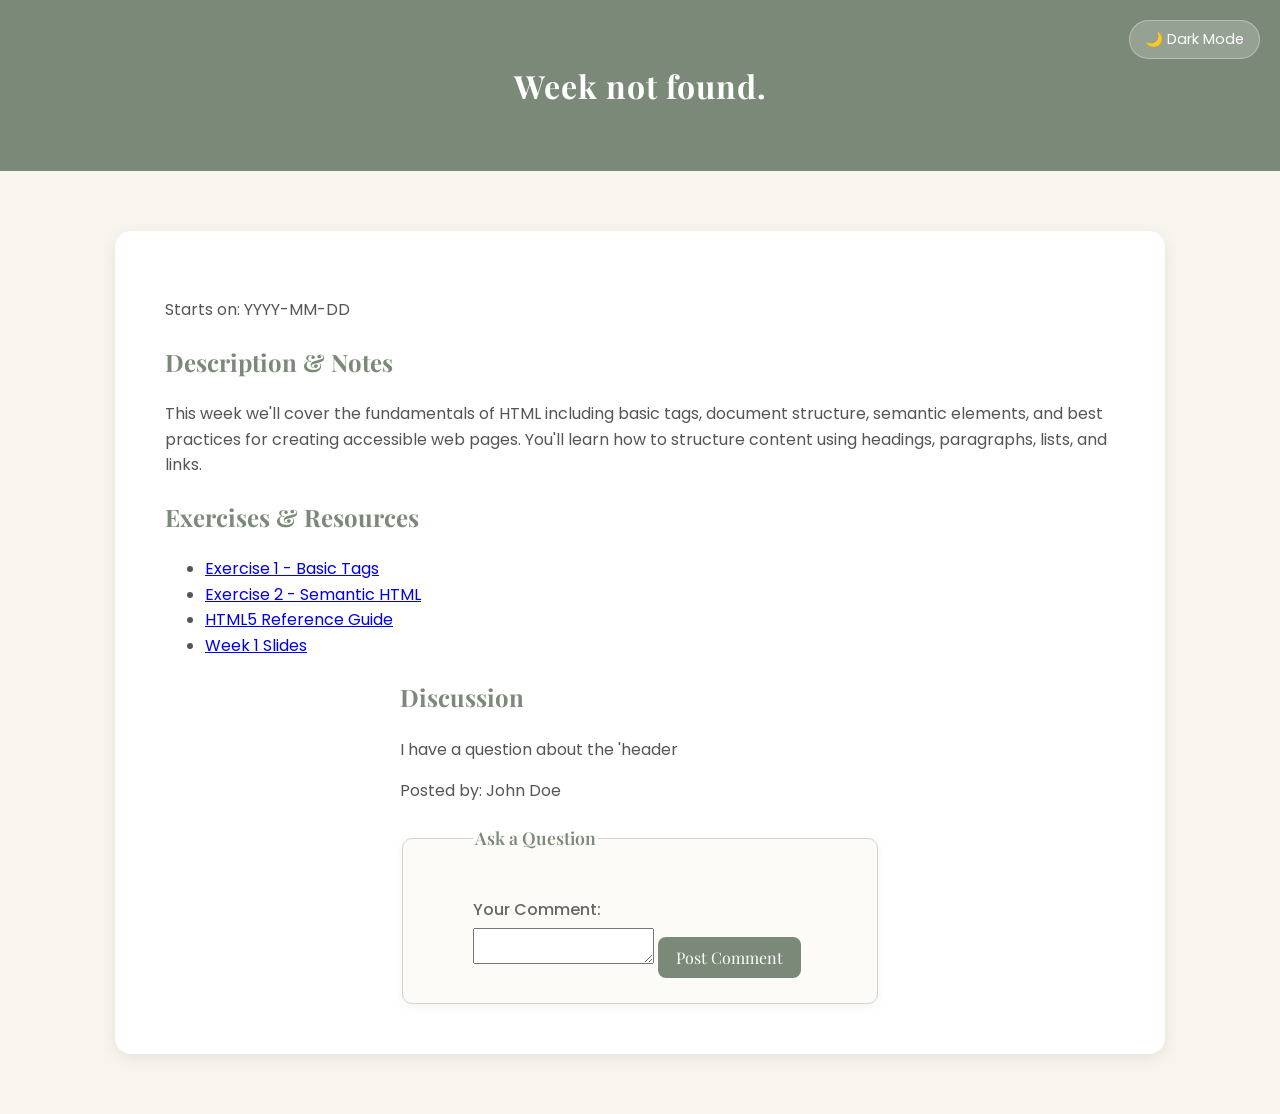
<file: src/weekly/details.html>
<!--
  Requirement: Create the Dedicated Page for a Single Week

  Instructions:
  This page displays the full details for one week and allows for discussion.
-->
<!DOCTYPE html>
<html lang="en">

<head>
  <!-- TODO: Add meta tags for charset and viewport. -->
  <meta charset="UTF-8">
  <meta name="viewport" content="width=device-width, initial-scale=1.0">

  <!-- TODO: Add a title, for now use "Week Details". -->
  <title>Week Details</title>

  <!-- TODO: Link to your CSS framework or stylesheet. -->
  <link rel="stylesheet" href="../common/styles.css">

  <!--javaScript file-->
  <script src="../weekly/details.js" defer></script>

</head>

<body>

  <button id="darkModeToggle" class="dark-mode-btn">🌙 Dark Mode</button>

  <!-- TODO: Create a 'header' with a main heading ('h1'). Use a dummy title like "Week 1: Introduction to HTML". -->
  <header>
    <h1 id="week-title">Week 1: Introduction to HTML</h1>
  </header>

  <!-- TODO: Create the 'main' content area. -->
  <main>

    <!-- Section 1: Weekly Information -->
    <!-- TODO: Use an 'article' to display the main weekly information. -->
    <article>

      <!-- TODO: Add a paragraph ('p') to display the start date, e.g., "Starts on: YYYY-MM-DD". -->
      <p id="week-start-date">Starts on: YYYY-MM-DD</p>


      <!-- TODO: Add a sub-heading ('h2') "Description & Notes". -->
      <h2>Description & Notes</h2>

      <!-- TODO: Add a paragraph ('p') with dummy text for the week's detailed notes. -->
      <p id="week-description">This week we'll cover the fundamentals of HTML including basic tags, document structure, semantic elements, and
        best practices for creating accessible web pages. You'll learn how to structure content using headings,
        paragraphs, lists, and links.</p>

      <!-- TODO: Add another sub-heading ('h2') "Exercises & Resources". -->
      <h2>Exercises & Resources</h2>

      <!-- TODO: Use an unordered list ('ul') to display the links for the week. -->
      <ul id="week-links-list">

        <!-- TODO: Add list items ('li') with anchor tags ('a') for each resource. Use dummy links for now. -->
        <!-- Example: <li><a href="#">Exercise 1 - Basic Tags</a></li> -->
        <li><a href="#">Exercise 1 - Basic Tags</a></li>
        <li><a href="#">Exercise 2 - Semantic HTML</a></li>
        <li><a href="#">HTML5 Reference Guide</a></li>
        <li><a href="#">Week 1 Slides</a></li>

        <!-- End of the list. -->
      </ul>

      <!-- End of article. -->
    </article>

    <!-- Section 2: Discussion Forum -->
    <!-- TODO: Create a 'section' for the discussion, with an 'id' of "discussion-forum". -->
    <section id="discussion-forum">

      <!-- TODO: Add a sub-heading ('h2') "Discussion". -->
      <h2>Discussion</h2>

      <!-- Subsection 2.1: Existing Comments -->
      <!-- TODO: Add a container (like a 'div') for the list of comments. -->
      <div id="comment-list" class="comments-list">

        <!-- TODO: Add 1-2 dummy comments to show the structure. -->
        <!-- Example Comment 1: -->
        <!-- TODO: Use an 'article' for each comment. -->
        <article>

          <!-- TODO: Use a 'p' for the comment text (e.g., "I have a question about the 'header' tag."). -->
          <p>I have a question about the 'header</p>

          <!-- TODO: Use a 'footer' to show the author (e.g., "Posted by: John Doe"). -->
          <footer>Posted by: John Doe</footer>

          <!-- End of comment article. -->
        </article>
      </div>

      <!-- Subsection 2.2: Add a Comment Form -->
      <!-- TODO: Create a 'form' for users to post new comments. Action can be '#'. -->
      <form id="comment-form" action="#">

        <!-- TODO: Use a 'fieldset' to group the controls. -->
        <fieldset>
          <!-- TODO: Add a 'legend', e.g., "Ask a Question". -->
          <legend>Ask a Question</legend>

          <!-- TODO: Add a 'label' and 'textarea' for the comment box.
                         - label 'for': "new-comment"
                         - textarea 'id': "new-comment", required -->
          <label for="new-comment">Your Comment:</label>
          <textarea id="new-comment-text" required></textarea>
          
          <!-- TODO: Add a 'button' to submit the comment.
                         - type="submit", Text: "Post Comment" -->
          <button type="submit">Post Comment</button>

          <!-- End of fieldset. -->
        </fieldset>

        <!-- End of form. -->
      </form>

      <!-- End of discussion section. -->
    </section>

    <!-- End of main. -->
  </main>

  <script src="../common/dark-mode.js"></script>

</body>

</html>
</file>
<file: src/common/styles.css>
/* === Global Styles === */
@import url('https://fonts.googleapis.com/css2?family=Playfair+Display:wght@500&family=Poppins:wght@300;400;500&display=swap');

body {
  margin: 0;
  padding: 0;
  font-family: 'Poppins', sans-serif;
  background-color: #F8F5EF;
  /* Beige background */
  color: #555;
  line-height: 1.6;
}

/* === Header === */
header {
  background-color: #7B8A78;
  /* olive green */
  color: white;
  text-align: center;
  padding: 60px 20px;
  font-family: 'Playfair Display', serif;
  letter-spacing: 1px;
}

header h1 {
  margin: 0;
  font-size: 2rem;
}

/* === Main Container === */
main {
  max-width: 950px;
  margin: 60px auto;
  background: white;
  border-radius: 16px;
  box-shadow: 0 4px 15px rgba(0, 0, 0, 0.08);
  padding: 50px;
}

/* === Section Titles === */
h2,
h3,
legend {
  font-family: 'Playfair Display', serif;
  color: #7B8A78;
  margin-bottom: 20px;
}

/* === Navigation (Homepage) === */
nav h2 {
  text-align: center;
  font-size: 1.6rem;
  font-family: 'Playfair Display', serif;
}

nav ul {
  list-style: none;
  padding: 0;
  display: grid;
  grid-template-columns: repeat(auto-fit, minmax(240px, 1fr));
  gap: 20px;
}

nav ul li {
  background-color: #F1EDE4;
  border-radius: 10px;
  padding: 18px;
  text-align: center;
  transition: all 0.3s ease;
}

nav ul li:hover {
  background-color: #7B8A78;
  transform: translateY(-4px);
}

nav ul li a {
  text-decoration: none;
  color: #7B8A78;
  font-weight: 500;
  font-size: 1.05rem;
  display: block;
  font-family: 'Playfair Display', serif;
}

nav ul li:hover a {
  color: white;
}

/* === Forms & Fieldsets === */
form {
  margin-top: 20px;
}

fieldset {
  border: 1.5px solid #D8D4C8;
  border-radius: 10px;
  padding: 25px 70px;
  background-color: #FDFBF8;
  box-shadow: 0 3px 10px rgba(0, 0, 0, 0.05);
}

legend {
  font-weight: 600;
  font-size: 1.1rem;
}

label {
  display: block;
  font-weight: 500;
  color: #666;
  margin-bottom: 5px;
}

input {
  width: 100%;
  padding: 10px;
  border: 1px solid #CCC;
  border-radius: 6px;
  font-size: 1rem;
  margin-bottom: 15px;
}

input:focus {
  border-color: #7B8A78;
  outline: none;
}

/* === Buttons === */
button,
.button {
  background-color: #7B8A78;
  color: white;
  border: none;
  border-radius: 8px;
  padding: 10px 18px;
  font-size: 1rem;
  font-family: 'Playfair Display', serif;
  cursor: pointer;
  transition: background-color 0.3s ease;
}

button:hover,
.button:hover {
  background-color: #6a7867;
}

/* Small buttons for table actions */
.small-button {
  background-color: #A8B4A3;
  color: white;
  padding: 6px 12px;
  border-radius: 6px;
  font-size: 0.9rem;
  margin-right: 5px;
  font-family: 'Playfair Display', serif;
}

.small-button:hover {
  background-color: #7B8A78;
}

/* === Tables === */

table {
  width: 100%;
  border-collapse: collapse;
  margin-top: 20px;
  font-size: 0.95rem;
}
/* Override the global td rule with more specificity */
#resources-table td,
table#resources-table td {
  white-space: normal !important;
}

/* Except for the actions column */
#resources-table td:last-child,
table#resources-table td:last-child {
  white-space: nowrap !important;
}


th,
td {
  padding: 12px;
  text-align: left;
  border-bottom: 1px solid #DDD;
}

th {
  background-color: #EDEAE2;
  color: #555;
}

tr:hover {
  background-color: #F5F3ED;
}

/* === Login Page Centering === */
body.body_color {
  display: flex;
  flex-direction: column;
  min-height: 100vh;
}

main {
  flex: 1;
}

section {
  max-width: 480px;
  margin: auto;
}

section h1 {
  text-align: center;
  color: #7B8A78;
  font-family: 'Playfair Display', serif;
  margin-bottom: 25px;
}

/* === Responsive Design === */
@media (max-width: 700px) {
  main {
    margin: 30px 15px;
    padding: 25px;
  }

  header {
    padding: 40px 10px;
  }

  header h1 {
    font-size: 1.5rem;
  }

  nav ul {
    grid-template-columns: 1fr;
  }
}

/* === Dark Mode - User Controlled === */
body.dark-mode {
  background-color: #1a1a1a;
  color: #e0e0e0;
}

body.dark-mode main {
  background: #2d2d2d;
  box-shadow: 0 4px 15px rgba(0, 0, 0, 0.3);
}

body.dark-mode nav ul li {
  background-color: #3a3a3a;
}

body.dark-mode nav ul li a {
  color: #b0b0b0;
}

body.dark-mode nav ul li:hover {
  background-color: #7B8A78;
}

body.dark-mode nav ul li:hover a {
  color: white;
}

body.dark-mode fieldset {
  background-color: #3a3a3a;
  border-color: #555;
}

body.dark-mode input {
  background-color: #2d2d2d;
  border-color: #555;
  color: #e0e0e0;
}

body.dark-mode input:focus {
  border-color: #7B8A78;
}

body.dark-mode th {
  background-color: #3a3a3a;
  color: #e0e0e0;
}

body.dark-mode tr:hover {
  background-color: #3a3a3a;
}

body.dark-mode th,
body.dark-mode td {
  border-bottom-color: #555;
}

/* Dark Mode Toggle Button */
.dark-mode-btn {
  position: absolute;
  top: 20px;
  right: 20px;
  background: rgba(255, 255, 255, 0.2);
  border: 1px solid rgba(255, 255, 255, 0.3);
  color: white;
  padding: 8px 15px;
  border-radius: 20px;
  cursor: pointer;
  font-family: 'Poppins', sans-serif;
  font-size: 0.9rem;
  transition: all 0.3s ease;
}

.dark-mode-btn:hover {
  background: rgba(255, 255, 255, 0.3);
  transform: scale(1.05);
}

/*  Dark Mode */
body.dark-mode .dark-mode-btn {
  background: rgba(0, 0, 0, 0.3);
  border-color: rgba(255, 255, 255, 0.2);
}

td .buttons-container {
  display: flex;
  gap: 8px;
}

td {
  white-space: nowrap;
}

td button {
  display: inline-block;
  margin: 0 5px;
}
</file>
